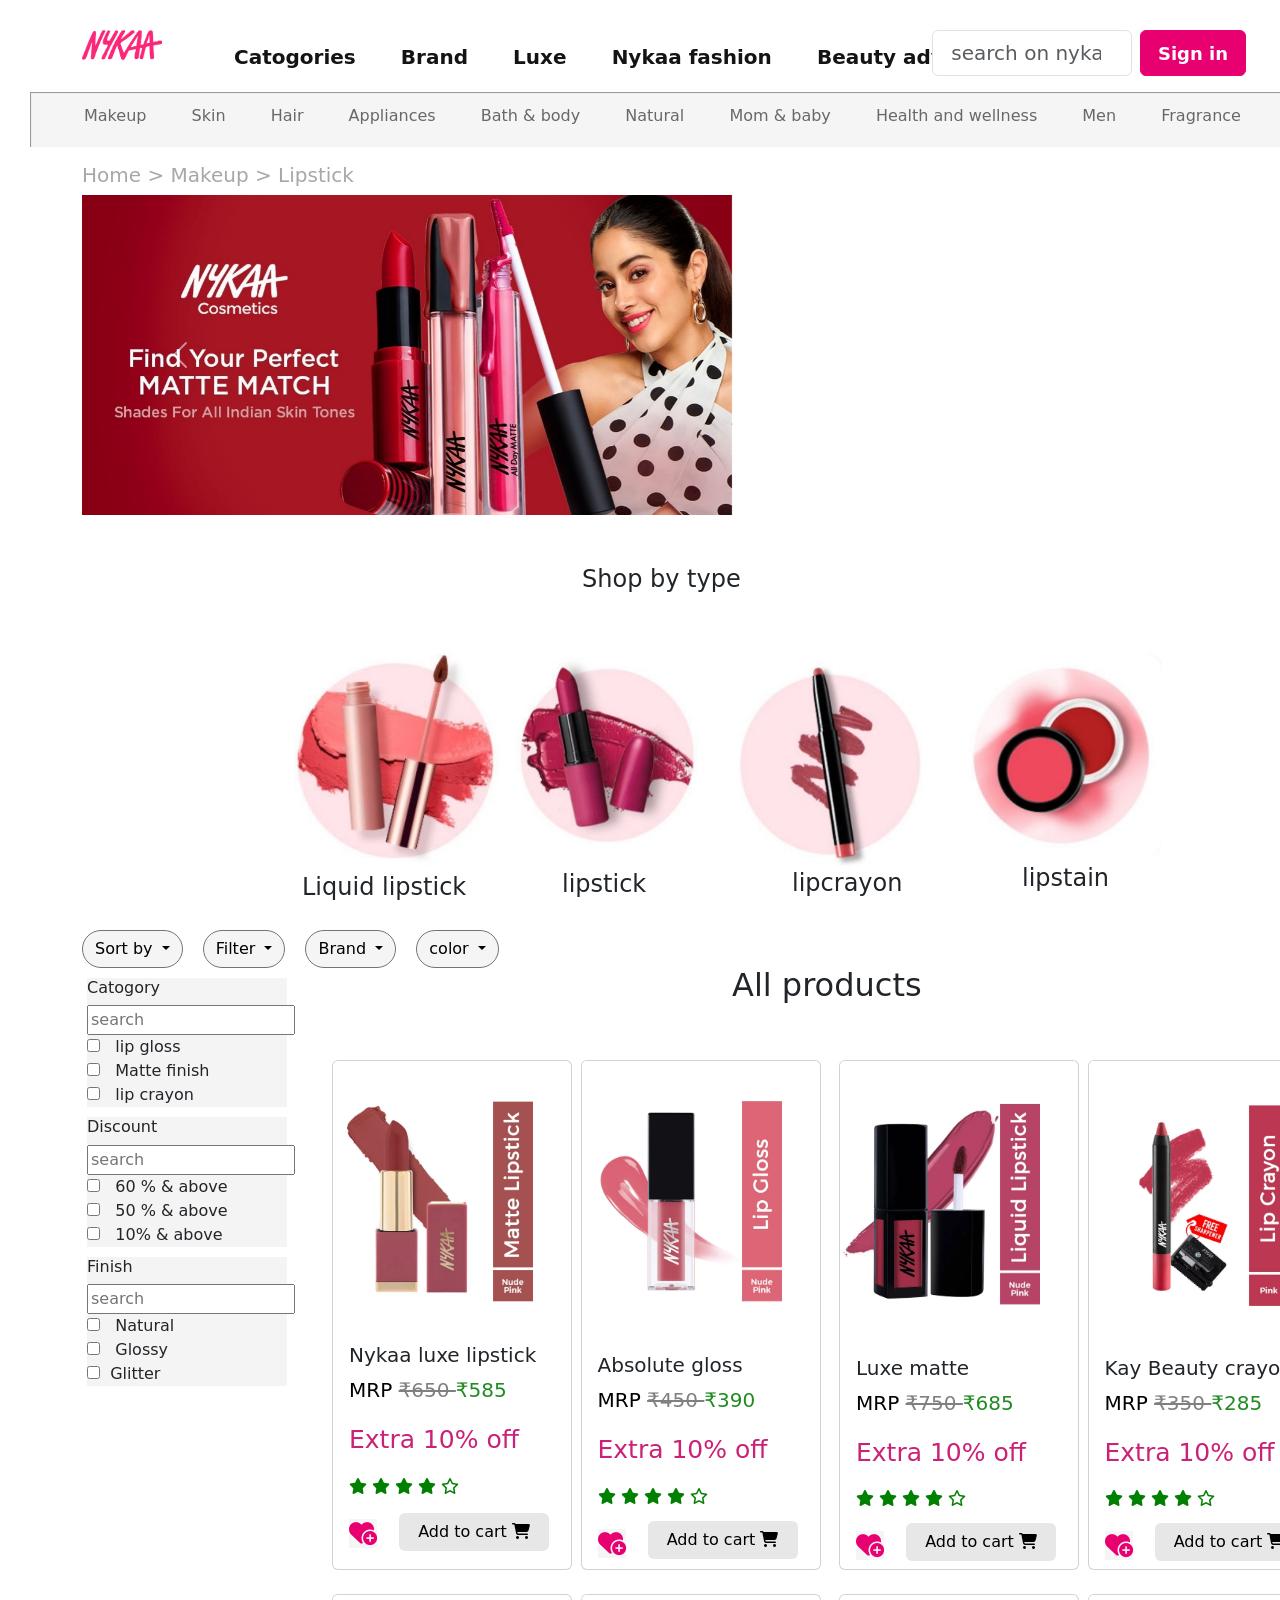
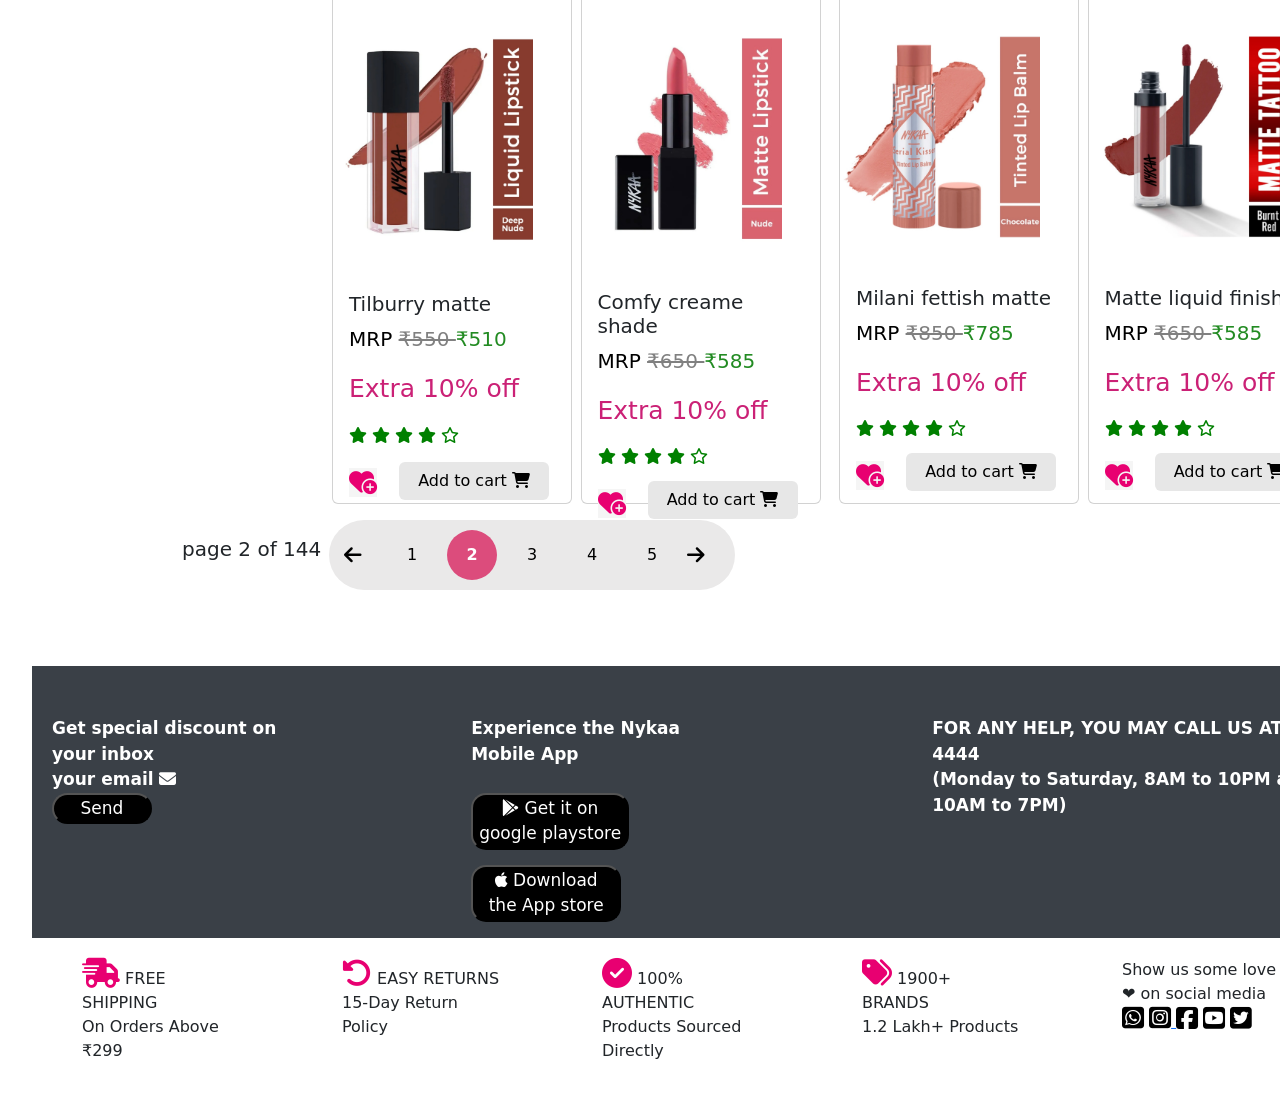
<file: index.html>
<!DOCTYPE html>
<html lang="en">
<head>
    <meta charset="UTF-8">
    <meta name="viewport" content="width=device-width, initial-scale=1.0">
    <title>Document</title>
    <link rel="stylesheet" href="https://cdnjs.cloudflare.com/ajax/libs/font-awesome/6.4.2/css/all.min.css" integrity="sha512-z3gLpd7yknf1YoNbCzqRKc4qyor8gaKU1qmn+CShxbuBusANI9QpRohGBreCFkKxLhei6S9CQXFEbbKuqLg0DA==" crossorigin="anonymous" referrerpolicy="no-referrer" />

    <link href="https://cdn.jsdelivr.net/npm/bootstrap@5.3.2/dist/css/bootstrap.min.css" rel="stylesheet" integrity="sha384-T3c6CoIi6uLrA9TneNEoa7RxnatzjcDSCmG1MXxSR1GAsXEV/Dwwykc2MPK8M2HN" crossorigin="anonymous">
    <link rel="stylesheet" href="nykaa.css">
</head>
<body>
    <div class="container" id="container">
        
          <div class="first">
          <img style="width: 80px; height: 90px;" src="./image/logo.jpg" alt="no img" class="logo">
          <nav>
          <ul>
            <li> <a href=""> Catogories</a></li>
              <li> <a href=""> Brand</a></li>
              <li> <a href="">Luxe</a></li>
              <li> <a href="">Nykaa fashion</a></li>
              <li> <a href="">Beauty advice</a></li>
              </ul>
               
      </nav>
      <div class="search">
        <form class="d-flex" role="search">
          <input  style="font-size: 20px; width: 200px;" class="form-control me-2" type="search" placeholder=" search on nykaa" aria-label="Search"  > 
          <button id="sign" class="btn btn-outline-success" type="submit">Sign in</button>
        <h2 id="bag">  <i class="fa-solid fa-cart-shopping"></i></i></h2>
        </div>
    </div>

  <div class="sec">
    <ul>
        <li> <a href=""> Makeup </a></li>
        <li>  <a href="">Skin </a></li>
        <li> <a href="">Hair </a></li>
        <li> <a href="">Appliances </a></li>
        <li> <a href="">Bath & body</a></li>
        <li> <a href=""> Natural </a></li>
        <li> <a href="">Mom & baby </a></li>
        <li> <a href="">Health and wellness </a></li>
        <li> <a href="">Men </a></li>
        <li> <a href="">Fragrance </a></li>
        <li> <a href=""> Pop ups </a></li>

    </ul>
  </div>


   <!-- carousel -->
   <div>
    <h5   id="lip" style="color: rgb(168, 167, 167);">Home > Makeup > Lipstick</h5>
   </div>
   <div class="carouse">
   <div id="carouselExampleInterval" class="carousel slide" data-bs-ride="carousel">
    <div class="carousel-inner">
      <div class="carousel-item active" data-bs-interval="100">
        <img src="./image/slide1.jpg" class="d-block w-50" alt="no img">
      </div>
      <div class="carousel-item" data-bs-interval="200">
        <img src="./image/slide2.jpg" class="d-block w-50" alt="no img">
      </div>
 
    </div>
    <button class="carousel-control-prev" type="button" data-bs-target="#carouselExampleInterval" data-bs-slide="prev">
      <span class="carousel-control-prev-icon" aria-hidden="true"></span>
      <span class="visually-hidden">Previous</span>
    </button>
    <button class="carousel-control-next" type="button" data-bs-target="#carouselExampleInterval" data-bs-slide="next">
      <span class="carousel-control-next-icon" aria-hidden="true"></span>
      <span class="visually-hidden">Next</span>
    </button>
  </div>
</div>

  <div>
    <h4 id="shop">Shop by type</h4>
   </div>
 
<div class="round">
   
    <div>
        <img style="width: 220px;" src="./image/round1.jpg" alt="">
        <h4 style="margin-left: 20px;">Liquid lipstick</h4>
    </div>
    <div>
        <img  style="width: 220px;" src="./image/round2.jpg" alt="">
        <h4 style="margin-left: 60px;" >lipstick</h4>
    </div>
    <div>
        <img style="width: 220px;" src="./image/round3.jpg" alt="">
        <h4 style="margin-left: 70px;">lipcrayon</h4>
    </div>
    <div>
        <img style="width: 220px;" src="./image/round4.jpg" alt="">
        <h4 style="margin-left: 80px;">lipstain</h4>
    </div>
    

</div>




<div class="dro">
<div class="dropdown">
  <button class="btn btn-secondary dropdown-toggle" type="button" id="dropdownMenuButton1" data-bs-toggle="dropdown" aria-expanded="false">
    Sort by 
  </button>
  <ul class="dropdown-menu" aria-labelledby="dropdownMenuButton1">
        
    <li> <label for="male">---Relevance------</label>
      <input type="radio" name="gender" id="male"></li>
    <li> <label for="male">---popularity------</label>
      <input type="radio" name="gender" id="male"></li>
    <li> <label for="male">price--low to High</label>
      <input type="radio" name="gender" id="male"></li>
      <li> <label for="male">price--High to low</label>
        <input type="radio" name="gender" id="male"></li>
        <button style="background-color: #E80071; border-style: groove; border-radius: 40px; border-color: aliceblue; color: white;">Apply filter</button>
  </ul>
</div>


<div class="dropdown2">
  <button class="btn btn-secondary dropdown-toggle" type="button" id="dropdownMenuButton2" data-bs-toggle="dropdown" aria-expanded="false">
    Filter 
  </button>
  <ul class="dropdown-menu" aria-labelledby="dropdownMenuButton2">
        
    <li> <label  for="male">400-500 </label>
      <input type="checkbox" name="gender" id="male"></li>
    <li> <label for="male">500-600</label>
      <input type="checkbox" name="gender" id="male"></li>
    <li> <label for="male">600-800</label>
      <input type="checkbox" name="gender" id="male"></li>
      <li> <label for="male">800-999</label>
        <input type="checkbox" name="gender" id="male"></li>
        <button style="background-color: #E80071; border-style: groove; border-radius: 40px; border-color: aliceblue; color: white;">Apply filter</button>
  </ul>
</div>


<div class="dropdown3">
  <button class="btn btn-secondary dropdown-toggle" type="button" id="dropdownMenuButton3" data-bs-toggle="dropdown" aria-expanded="false">
    Brand 
  </button>
  <ul class="dropdown-menu" aria-labelledby="dropdownMenuButton2">
        
    <li> <label for="ml">nykaa&nbsp;&nbsp;&nbsp;&nbsp;&nbsp;&nbsp;&nbsp;&nbsp;&nbsp;&nbsp;&nbsp;&nbsp;&nbsp;&nbsp;&nbsp;&nbsp;&nbsp;&nbsp;</label>
      <input type="checkbox" name="gender" id="ml"></li>
    <li> <label for="ml">Luxee&nbsp;&nbsp;&nbsp;&nbsp;&nbsp;&nbsp;&nbsp;&nbsp;&nbsp;&nbsp;&nbsp;&nbsp;&nbsp;&nbsp;&nbsp;&nbsp;&nbsp;&nbsp;</label>
      <input type="checkbox" name="gender" id="ml"></li>
    <li> <label for="ml">lakme&nbsp;&nbsp;&nbsp;&nbsp;&nbsp;&nbsp;&nbsp;&nbsp;&nbsp;&nbsp;&nbsp;&nbsp;&nbsp;&nbsp;&nbsp;&nbsp;&nbsp;&nbsp;</label>
      <input type="checkbox" name="gender" id="ml"></li>
      <li> <label for="ml">Purple&nbsp;&nbsp;&nbsp;&nbsp;&nbsp;&nbsp;&nbsp;&nbsp;&nbsp;&nbsp;&nbsp;&nbsp;&nbsp;
        &nbsp;&nbsp;&nbsp;
      </label>
        <input type="checkbox" name="gender" id="ml"></li>
        <button style="background-color: #E80071; border-style: groove; border-radius: 40px; border-color: aliceblue; color: white; ">Apply Brand</button>
      </ul>
     
</div>
<div class="dropdown4">
  <button class="btn btn-secondary dropdown-toggle" type="button" id="dropdownMenuButton4" data-bs-toggle="dropdown" aria-expanded="false">
    color
  </button>
  <ul class="dropdown-menu" aria-labelledby="dropdownMenuButton2">
        
    <li> <label for="ma">pink shade&nbsp;&nbsp;&nbsp;&nbsp;&nbsp;&nbsp;&nbsp;&nbsp;&nbsp;&nbsp;&nbsp;&nbsp;&nbsp; </label>
      <input type="checkbox" name="gender" id="ma"></li>
    <li> <label for="ma">Red shade&nbsp;&nbsp;&nbsp;&nbsp;&nbsp;&nbsp;&nbsp;&nbsp;&nbsp;&nbsp;&nbsp;&nbsp;&nbsp;&nbsp;</label>
      <input type="checkbox" name="gender" id="ma"></li>
    <li> <label for="ma">Nude shade&nbsp;&nbsp;&nbsp;&nbsp;&nbsp;&nbsp;&nbsp;&nbsp;&nbsp;&nbsp;&nbsp; </label>
      <input type="checkbox" name="gender" id="ma"></li>
      <li> <label for="ma">brown shade&nbsp;&nbsp;&nbsp;&nbsp;&nbsp;&nbsp;&nbsp;&nbsp;&nbsp;&nbsp;
      </label>
        <input type="checkbox" name="gender" id="ma"></li>
        <button style="background-color: #E80071; border-style: groove; border-radius: 40px; border-color: aliceblue; color: white; ">Apply color</button>
      </ul>
     
</div>
</div>


<div style="margin-left: 5px;">
<div  style="   background-color:rgb(245, 244, 244);  width: 200px; margin-top: 10px;   " class="ch">
  <h6>Catogory</h6>
  <input type="text" placeholder="search">
  
  
  <li style="list-style: none;">
    
    <input id="ct" type="checkbox" >
    <label for="ct"> &nbsp; lip gloss</label>
  </li>

  <li style="list-style: none;">
    <input id="ct" type="checkbox" >
    <label for="ct"> &nbsp; Matte finish</label>
  </li>



  <li style="list-style: none;">
    <input id="ct" type="checkbox" >
    <label for="ct"> &nbsp; lip crayon</label>
  </li>

</div>



<div  style="   background-color:rgb(245, 244, 244);  width: 200px; margin-top: 10px;   " class="ch">
  <h6>Discount</h6>
  <input type="text" placeholder="search">
  
  
  <li style="list-style: none;">
    
    <input id="ct" type="checkbox" >
    <label for="ct"> &nbsp; 60 % & above</label>
  </li>

  <li style="list-style: none;">
    <input id="ct" type="checkbox" >
    <label for="ct"> &nbsp; 50 % & above</label>
  </li>



  <li style="list-style: none;">
    <input id="ct" type="checkbox" >
    <label for="ct"> &nbsp; 10% & above</label>
  </li>

</div>

<div  style="   background-color:rgb(245, 244, 244);  width: 200px; margin-top: 10px;   " class="ch">
  <h6>Finish</h6>
  <input type="text" placeholder="search">
  
  
  <li style="list-style: none;">
    
    <input id="ct" type="checkbox" >
    <label for="ct"> &nbsp; Natural</label>
  </li>

  <li style="list-style: none;">
    <input id="ct" type="checkbox" >
    <label for="ct"> &nbsp; Glossy</label>
  </li>



  <li style="list-style: none;">
    <input id="ct" type="checkbox" >
    <label for="ct"> &nbsp;Glitter</label>
  </li>

</div>
</div>

  


<div   class="container1">
    <div class="abo">
    <h2 style="margin-left: 500px; margin-top: 50px;">All products</h2>
    <br>
   </div>


   <div class="row">
    <div class="col-3">
    <br>
           <div class="card" style="width: 15rem; margin-left: 100px; height: 510px;">
          <img  style="width: 200px;" src="./image/pro1.jpg" class="card-img-top" alt="...">
          <div class="card-body">
          <h5 class="card-title">Nykaa luxe lipstick</h5>
          <p id="ok"><span style="color: black;">MRP</span> <strike style="color: gray;"> ₹650 </strike>  ₹585 </p>
          <p style="color: rgb(203, 33, 118); font-size: 25px;">Extra 10% off</p>
          <p class="star"><i class="fa-solid fa-star"></i> <i class="fa-solid fa-star"></i> <i class="fa-solid fa-star"></i> <i class="fa-solid fa-star"></i> <i class="fa-regular fa-star"></i></p>
         
        <a style="background-color: whitesmoke; width: 40px;"  href="#" class="btnr "><i class="fa-solid fa-heart-circle-plus"></i></a>
           <a style="background-color:rgb(231, 231, 231); color:black; margin-top: -65px; margin-left: 50px; width: 150px; " href="#" class="btn" >Add to cart <i class="fa-solid fa-cart-shopping"></i></a>

        </div>
          </div>
          </div>


          <div class="col-3">
            <br>
                   <div class="card" style="width: 15rem; margin-left: 50px; height: 510px;">
                    <img  style="width: 200px; height: 300px;" src="./image/pro2.jpg" class="card-img-top" alt="...">
                    <div class="card-body">
                    <h5 class="card-title">Absolute gloss</h5>
                    <p id="ok"><span style="color: black;">MRP</span> <strike style="color: gray;"> ₹450 </strike>  ₹390 </p>
                    <p style="color: rgb(203, 33, 118); font-size: 25px;">Extra 10% off</p>
                    <p class="star"><i class="fa-solid fa-star"></i> <i class="fa-solid fa-star"></i> <i class="fa-solid fa-star"></i> <i class="fa-solid fa-star"></i> <i class="fa-regular fa-star"></i></p>
                   
                  <a style="background-color: whitesmoke; width: 40px; margin-top: 200px;"  href="#" class="btnr " ><i class="fa-solid fa-heart-circle-plus"></i></a>
                     <a style="background-color:rgb(231, 231, 231); color:black; margin-top: -70px; margin-left: 50px; width: 150px; " href="#" class="btn" >Add to cart <i class="fa-solid fa-cart-shopping"></i></a>
          
                  </div>
                  </div>
                  </div>
        

                  <div class="col-3">
                    <br>
                    <div class="card" style="width: 15rem; margin-left: 10px; height: 510px;">
                        <img  style="width: 200px; height: 300px;" src="./image/pro3.jpg" class="card-img-top" alt="...">
                        <div class="card-body">
                        <h5 class="card-title">Luxe matte</h5>
                        <p id="ok"><span style="color: black;">MRP</span> <strike style="color: gray;"> ₹750 </strike>  ₹685 </p>
                        <p style="color: rgb(203, 33, 118); font-size: 25px;">Extra 10% off</p>
                        <p class="star"><i class="fa-solid fa-star"></i> <i class="fa-solid fa-star"></i> <i class="fa-solid fa-star"></i> <i class="fa-solid fa-star"></i> <i class="fa-regular fa-star"></i></p>
                       
                      <a style="background-color: whitesmoke; width: 40px; margin-top: 200px;"  href="#" class="btnr " ><i class="fa-solid fa-heart-circle-plus"></i></a>
                         <a style="background-color:rgb(231, 231, 231); color:black; margin-top: -70px; margin-left: 50px; width: 150px; " href="#" class="btn" >Add to cart <i class="fa-solid fa-cart-shopping"></i></a>
              
                  
                          </div>
                          </div>
                          </div>
                
                          <div class="col-3">
                            <br>
                            <div class="card" style="width: 15rem; margin-left: -40px; height: 510px;">
                                <img  style="width: 200px; height: 300px;" src="./image/pro4.jpg" class="card-img-top" alt="...">
                                <div class="card-body">
                                <h5 class="card-title">Kay Beauty crayon</h5>
                                <p id="ok"><span style="color: black;">MRP</span> <strike style="color: gray;"> ₹350 </strike>  ₹285 </p>
                                <p style="color: rgb(203, 33, 118); font-size: 25px;">Extra 10% off</p>
                                <p class="star"><i class="fa-solid fa-star"></i> <i class="fa-solid fa-star"></i> <i class="fa-solid fa-star"></i> <i class="fa-solid fa-star"></i> <i class="fa-regular fa-star"></i></p>
                               
                              <a style="background-color: whitesmoke; width: 40px; margin-top: 200px;"  href="#" class="btnr " ><i class="fa-solid fa-heart-circle-plus"></i></a>
                                 <a style="background-color:rgb(231, 231, 231); color:black; margin-top: -70px; margin-left: 50px; width: 150px; " href="#" class="btn" >Add to cart <i class="fa-solid fa-cart-shopping"></i></a>
                      
                                  </div>
                                  </div>
                                  </div>
                        
      </div>
      
      </div>    









      <div class="container2">
        
    
    
       <div class="row">
        <div class="col-3">
        <br>
        <div class="card" style="width: 15rem; margin-left: 100px; height: 510px;">
            <img  style="width: 200px; height: 300px;" src="./image/pro5.jpg" class="card-img-top" alt="...">
            <div class="card-body">
            <h5 class="card-title">Tilburry matte</h5>
            <p id="ok"><span style="color: black;">MRP</span> <strike style="color: gray;"> ₹550 </strike>  ₹510 </p>
            <p style="color: rgb(203, 33, 118); font-size: 25px;">Extra 10% off</p>
            <p class="star"><i class="fa-solid fa-star"></i> <i class="fa-solid fa-star"></i> <i class="fa-solid fa-star"></i> <i class="fa-solid fa-star"></i> <i class="fa-regular fa-star"></i></p>
           
          <a style="background-color: whitesmoke; width: 40px;"  href="#" class="btnr "><i class="fa-solid fa-heart-circle-plus"></i></a>
             <a style="background-color:rgb(231, 231, 231); color:black; margin-top: -65px; margin-left: 50px; width: 150px; " href="#" class="btn" >Add to cart <i class="fa-solid fa-cart-shopping"></i></a>
              </div>
              </div>
              </div>
    
    
              <div class="col-3">
                <br>
                <div class="card" style="width: 15rem; margin-left: 50px; height: 510px;">
                    <img  style="width: 200px; height: 300px;" src="./image/pro6.jpg" class="card-img-top" alt="...">
                    <div class="card-body">
                    <h5 class="card-title">Comfy creame shade</h5>
                    <p id="ok"><span style="color: black;">MRP</span> <strike style="color: gray;"> ₹650 </strike>  ₹585 </p>
                    <p style="color: rgb(203, 33, 118); font-size: 25px;">Extra 10% off</p>
                    <p class="star"><i class="fa-solid fa-star"></i> <i class="fa-solid fa-star"></i> <i class="fa-solid fa-star"></i> <i class="fa-solid fa-star"></i> <i class="fa-regular fa-star"></i></p>
                   
                  <a style="background-color: whitesmoke; width: 40px; margin-top: 200px;"  href="#" class="btnr " ><i class="fa-solid fa-heart-circle-plus"></i></a>
                     <a style="background-color:rgb(231, 231, 231); color:black; margin-top: -70px; margin-left: 50px; width: 150px; " href="#" class="btn" >Add to cart <i class="fa-solid fa-cart-shopping"></i></a>
          
                      </div>
                      </div>
                      </div>
            
    
                      <div class="col-3">
                        <br>
                        <div class="card" style="width: 15rem; margin-left: 10px; height: 510px;">
                            <img  style="width: 200px; height: 300px;" src="./image/pro77.jpg" class="card-img-top" alt="...">
                            <div class="card-body">
                            <h5 class="card-title">Milani fettish matte</h5>
                            <p id="ok"><span style="color: black;">MRP</span> <strike style="color: gray;"> ₹850 </strike>  ₹785 </p>
                            <p style="color: rgb(203, 33, 118); font-size: 25px;">Extra 10% off</p>
                            <p class="star"><i class="fa-solid fa-star"></i> <i class="fa-solid fa-star"></i> <i class="fa-solid fa-star"></i> <i class="fa-solid fa-star"></i> <i class="fa-regular fa-star"></i></p>
                           
                          <a style="background-color: whitesmoke; width: 40px; margin-top: 200px;"  href="#" class="btnr " ><i class="fa-solid fa-heart-circle-plus"></i></a>
                             <a style="background-color:rgb(231, 231, 231); color:black; margin-top: -70px; margin-left: 50px; width: 150px; " href="#" class="btn" >Add to cart <i class="fa-solid fa-cart-shopping"></i></a>
                  
                              </div>
                              </div>
                              </div>
                    
                              <div class="col-3">
                                <br>
                                <div class="card" style="width: 15rem; margin-left: -40px; height: 510px;">
                                    <img  style="width: 200px; height: 300px;" src="./image/pro8.jpg" class="card-img-top" alt="...">
                                    <div class="card-body">
                                    <h5 class="card-title">Matte liquid finish</h5>
                                    <p id="ok"><span style="color: black;">MRP</span> <strike style="color: gray;"> ₹650 </strike>  ₹585 </p>
                                    <p style="color: rgb(203, 33, 118); font-size: 25px;">Extra 10% off</p>
                                    <p class="star"><i class="fa-solid fa-star"></i> <i class="fa-solid fa-star"></i> <i class="fa-solid fa-star"></i> <i class="fa-solid fa-star"></i> <i class="fa-regular fa-star"></i></p>
                                   
                                  <a style="background-color: whitesmoke; width: 40px; margin-top: 200px;"  href="#" class="btnr " ><i class="fa-solid fa-heart-circle-plus"></i></a>
                                     <a style="background-color:rgb(231, 231, 231); color:black; margin-top: -70px; margin-left: 50px; width: 150px; " href="#" class="btn" >Add to cart <i class="fa-solid fa-cart-shopping"></i></a>
                          
                                      </div>
                                      </div>
                                      </div>
                            
          </div>
          </div>    

          

          <p id="pg" style="margin-top: 30px; font-size: 20px; margin-left: 100px;"> page 2 of 144</p>
          <div class="bdy">
            
            <ul>
                <li class="prev"><a href=""><i class="fa-solid fa-arrow-left"></i></a></li>
                <li class="page"><a href="">1</a></li>
                <li class="page active"><a href="">2</a></li>
                <li class="page"><a href="">3</a></li>
                <li class="page"><a href="">4</a></li>
                <li class="page"><a href="">5</a></li>
                <li class="next"><a href=""><i class="fa-solid fa-arrow-right"></i></a></li>
            </ul>
            </div>

            <div style="margin-top: 60px; display: flex; font-weight: bold; background-color: rgb(58, 64, 71);width: 1388px; margin-left: -50px; color: white; font-size: 17px;" class="last1" >
              <p style="margin-left: 20px;  margin-top: 50px;">Get special discount on  your inbox <br>your email <i class="fa-solid fa-envelope"></i> <br><button style="border-radius: 20px; width: 100px; background-color: black; color: white;">Send</button></p>
              <p style="margin-left: 150px;   margin-top: 50px; ">Experience the Nykaa Mobile App <br> <br><button style="border-radius: 15px; background-color: black;color: white;"> <i class="fa-brands fa-google-play"></i> Get it on <br>  google playstore </button> <br><button style="border-radius: 15px; width: 150px; margin-top: 15px; background-color: black; color: white;">  <i class="fa-brands fa-apple"></i>  Download the App store </button></p>
              <p style="margin-left: 200px;  margin-top: 50px; ">FOR ANY HELP, YOU MAY CALL US AT
                1800-267-4444 <br>(Monday to Saturday, 8AM to 10PM and Sunday, 10AM to 7PM)</p>
            </div>
         
    
            <div  style="display: flex;" class="last2">
            
              <p style="width: 600px;" > <i style="color: #E80071;font-size: 30px; margin-top: 20px; " class="fa-solid fa-truck-fast"></i> FREE SHIPPING <br>
                On Orders Above ₹299  </p>
                <p style="width: 600px; margin-left: 100px; "  > <i style="color: #E80071;font-size: 30px; margin-top: 20px; "  class="fa-solid fa-rotate-left"></i> EASY RETURNS <br>
                  15-Day Return Policy 
                   </p>
                  <p style="width: 600px; margin-left: 100px;" > <i style="color: #E80071;font-size: 30px; margin-top: 20px; "  class="fa-sharp fa-solid fa-circle-check"></i> 100% AUTHENTIC <br>
                    Products Sourced Directly
                     </p>
                     <p style="width: 600px; margin-left: 100px;" > <i style="color: #E80071;font-size: 30px; margin-top: 20px; "  class=" fa-solid fa-tags"></i> 1900+ BRANDS <br>
                      1.2 Lakh+ Products
                      </p>
                      <p style="width: 600px; margin-left: 100px; margin-top: 20px;" > Show us some love ❤ on social media <br> <a href=""></a>
                        <a href=""><i style="color:black;font-size: 25px; " class="fa-brands fa-square-whatsapp"></i></a> 
                        <a href=""><i style="color:black;font-size: 25px; " class="fa-brands fa-square-instagram"></i> </a>
                        <a href=""><i style="color:black;font-size: 25px;" class="fa-brands fa-square-facebook"></i></a>
                        <a href=""><i style="color:black;font-size: 25px;" class="fa-brands fa-square-youtube"></i></a>
                      <a href="">  <i style="color:black;font-size: 25px;" class="fa-brands fa-square-twitter"></i></a>
                      </div>
                        </p>

   </div>


</body>
<!-- script -->
<script src="https://cdn.jsdelivr.net/npm/bootstrap@5.0.2/dist/js/bootstrap.bundle.min.js" integrity="sha384-MrcW6ZMFYlzcLA8Nl+NtUVF0sA7MsXsP1UyJoMp4YLEuNSfAP+JcXn/tWtIaxVXM" crossorigin="anonymous"></script>
</html>
</file>
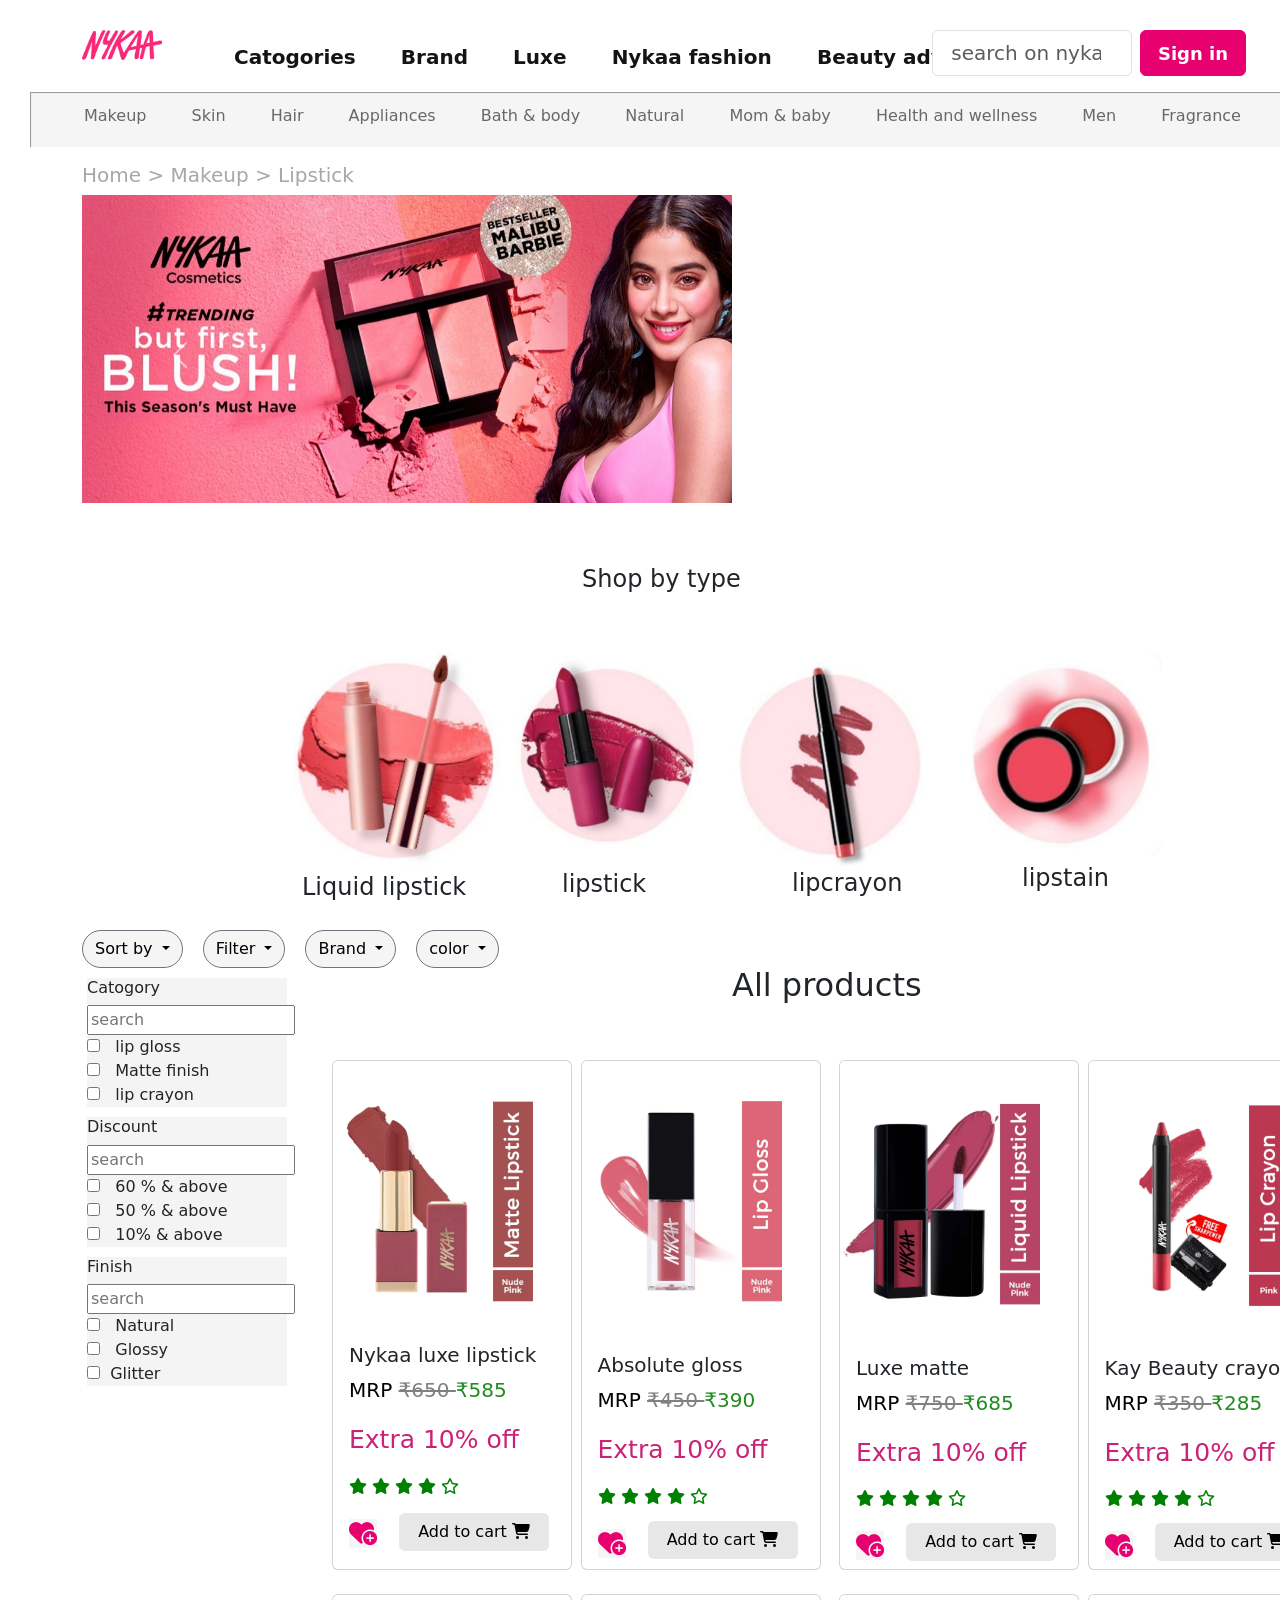
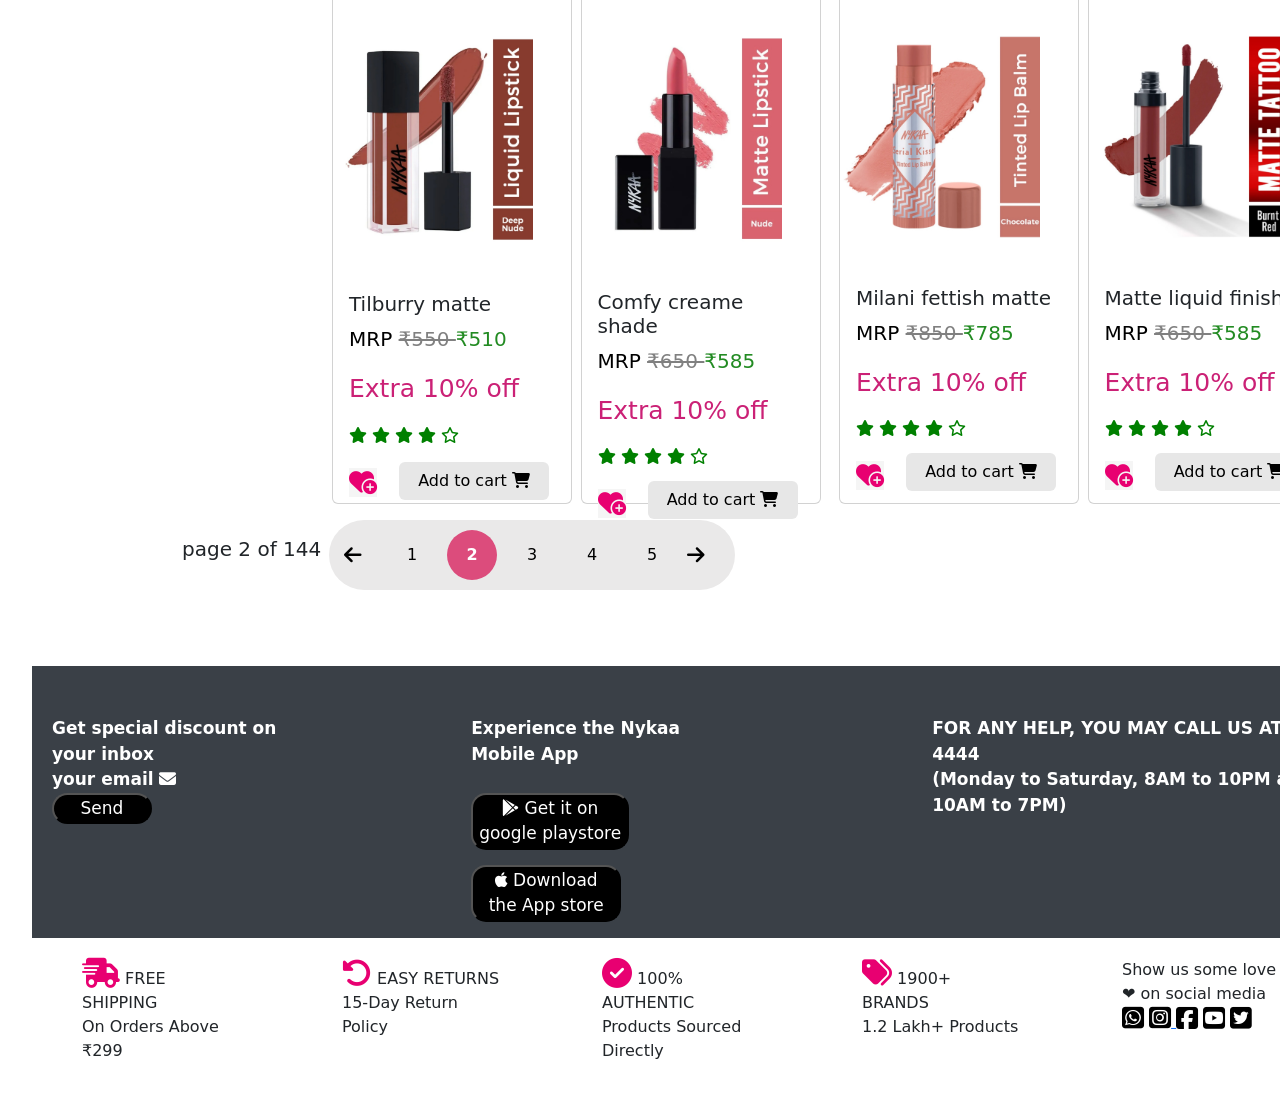
<file: nykaa.html>
<!DOCTYPE html>
<html lang="en">
<head>
    <meta charset="UTF-8">
    <meta name="viewport" content="width=device-width, initial-scale=1.0">
    <title>Document</title>
    <link rel="stylesheet" href="https://cdnjs.cloudflare.com/ajax/libs/font-awesome/6.4.2/css/all.min.css" integrity="sha512-z3gLpd7yknf1YoNbCzqRKc4qyor8gaKU1qmn+CShxbuBusANI9QpRohGBreCFkKxLhei6S9CQXFEbbKuqLg0DA==" crossorigin="anonymous" referrerpolicy="no-referrer" />

    <link href="https://cdn.jsdelivr.net/npm/bootstrap@5.3.2/dist/css/bootstrap.min.css" rel="stylesheet" integrity="sha384-T3c6CoIi6uLrA9TneNEoa7RxnatzjcDSCmG1MXxSR1GAsXEV/Dwwykc2MPK8M2HN" crossorigin="anonymous">
    <link rel="stylesheet" href="nykaa.css">
</head>
<body>
    <div class="container" id="container">
        
          <div class="first">
          <img style="width: 80px; height: 90px;" src="./image/logo.jpg" alt="no img" class="logo">
          <nav>
          <ul>
            <li> <a href=""> Catogories</a></li>
              <li> <a href=""> Brand</a></li>
              <li> <a href="">Luxe</a></li>
              <li> <a href="">Nykaa fashion</a></li>
              <li> <a href="">Beauty advice</a></li>
              </ul>
               
      </nav>
      <div class="search">
        <form class="d-flex" role="search">
          <input  style="font-size: 20px; width: 200px;" class="form-control me-2" type="search" placeholder=" search on nykaa" aria-label="Search"  > 
          <button id="sign" class="btn btn-outline-success" type="submit">Sign in</button>
        <h2 id="bag">  <i class="fa-solid fa-cart-shopping"></i></i></h2>
        </div>
    </div>

  <div class="sec">
    <ul>
        <li> <a href=""> Makeup </a></li>
        <li>  <a href="">Skin </a></li>
        <li> <a href="">Hair </a></li>
        <li> <a href="">Appliances </a></li>
        <li> <a href="">Bath & body</a></li>
        <li> <a href=""> Natural </a></li>
        <li> <a href="">Mom & baby </a></li>
        <li> <a href="">Health and wellness </a></li>
        <li> <a href="">Men </a></li>
        <li> <a href="">Fragrance </a></li>
        <li> <a href=""> Pop ups </a></li>

    </ul>
  </div>


   <!-- carousel -->
   <div>
    <h5   id="lip" style="color: rgb(168, 167, 167);">Home > Makeup > Lipstick</h5>
   </div>
   <div class="carouse">
   <div id="carouselExampleInterval" class="carousel slide" data-bs-ride="carousel">
    <div class="carousel-inner">
      <div class="carousel-item active" data-bs-interval="100">
        <img src="./image/slide1.jpg" class="d-block w-50" alt="no img">
      </div>
      <div class="carousel-item" data-bs-interval="200">
        <img src="./image/slide2.jpg" class="d-block w-50" alt="no img">
      </div>
 
    </div>
    <button class="carousel-control-prev" type="button" data-bs-target="#carouselExampleInterval" data-bs-slide="prev">
      <span class="carousel-control-prev-icon" aria-hidden="true"></span>
      <span class="visually-hidden">Previous</span>
    </button>
    <button class="carousel-control-next" type="button" data-bs-target="#carouselExampleInterval" data-bs-slide="next">
      <span class="carousel-control-next-icon" aria-hidden="true"></span>
      <span class="visually-hidden">Next</span>
    </button>
  </div>
</div>

  <div>
    <h4 id="shop">Shop by type</h4>
   </div>
 
<div class="round">
   
    <div>
        <img style="width: 220px;" src="./image/round1.jpg" alt="">
        <h4 style="margin-left: 20px;">Liquid lipstick</h4>
    </div>
    <div>
        <img  style="width: 220px;" src="./image/round2.jpg" alt="">
        <h4 style="margin-left: 60px;" >lipstick</h4>
    </div>
    <div>
        <img style="width: 220px;" src="./image/round3.jpg" alt="">
        <h4 style="margin-left: 70px;">lipcrayon</h4>
    </div>
    <div>
        <img style="width: 220px;" src="./image/round4.jpg" alt="">
        <h4 style="margin-left: 80px;">lipstain</h4>
    </div>
    

</div>




<div class="dro">
<div class="dropdown">
  <button class="btn btn-secondary dropdown-toggle" type="button" id="dropdownMenuButton1" data-bs-toggle="dropdown" aria-expanded="false">
    Sort by 
  </button>
  <ul class="dropdown-menu" aria-labelledby="dropdownMenuButton1">
        
    <li> <label for="male">---Relevance------</label>
      <input type="radio" name="gender" id="male"></li>
    <li> <label for="male">---popularity------</label>
      <input type="radio" name="gender" id="male"></li>
    <li> <label for="male">price--low to High</label>
      <input type="radio" name="gender" id="male"></li>
      <li> <label for="male">price--High to low</label>
        <input type="radio" name="gender" id="male"></li>
        <button style="background-color: #E80071; border-style: groove; border-radius: 40px; border-color: aliceblue; color: white;">Apply filter</button>
  </ul>
</div>


<div class="dropdown2">
  <button class="btn btn-secondary dropdown-toggle" type="button" id="dropdownMenuButton2" data-bs-toggle="dropdown" aria-expanded="false">
    Filter 
  </button>
  <ul class="dropdown-menu" aria-labelledby="dropdownMenuButton2">
        
    <li> <label  for="male">400-500 </label>
      <input type="checkbox" name="gender" id="male"></li>
    <li> <label for="male">500-600</label>
      <input type="checkbox" name="gender" id="male"></li>
    <li> <label for="male">600-800</label>
      <input type="checkbox" name="gender" id="male"></li>
      <li> <label for="male">800-999</label>
        <input type="checkbox" name="gender" id="male"></li>
        <button style="background-color: #E80071; border-style: groove; border-radius: 40px; border-color: aliceblue; color: white;">Apply filter</button>
  </ul>
</div>


<div class="dropdown3">
  <button class="btn btn-secondary dropdown-toggle" type="button" id="dropdownMenuButton3" data-bs-toggle="dropdown" aria-expanded="false">
    Brand 
  </button>
  <ul class="dropdown-menu" aria-labelledby="dropdownMenuButton2">
        
    <li> <label for="ml">nykaa&nbsp;&nbsp;&nbsp;&nbsp;&nbsp;&nbsp;&nbsp;&nbsp;&nbsp;&nbsp;&nbsp;&nbsp;&nbsp;&nbsp;&nbsp;&nbsp;&nbsp;&nbsp;</label>
      <input type="checkbox" name="gender" id="ml"></li>
    <li> <label for="ml">Luxee&nbsp;&nbsp;&nbsp;&nbsp;&nbsp;&nbsp;&nbsp;&nbsp;&nbsp;&nbsp;&nbsp;&nbsp;&nbsp;&nbsp;&nbsp;&nbsp;&nbsp;&nbsp;</label>
      <input type="checkbox" name="gender" id="ml"></li>
    <li> <label for="ml">lakme&nbsp;&nbsp;&nbsp;&nbsp;&nbsp;&nbsp;&nbsp;&nbsp;&nbsp;&nbsp;&nbsp;&nbsp;&nbsp;&nbsp;&nbsp;&nbsp;&nbsp;&nbsp;</label>
      <input type="checkbox" name="gender" id="ml"></li>
      <li> <label for="ml">Purple&nbsp;&nbsp;&nbsp;&nbsp;&nbsp;&nbsp;&nbsp;&nbsp;&nbsp;&nbsp;&nbsp;&nbsp;&nbsp;
        &nbsp;&nbsp;&nbsp;
      </label>
        <input type="checkbox" name="gender" id="ml"></li>
        <button style="background-color: #E80071; border-style: groove; border-radius: 40px; border-color: aliceblue; color: white; ">Apply Brand</button>
      </ul>
     
</div>
<div class="dropdown4">
  <button class="btn btn-secondary dropdown-toggle" type="button" id="dropdownMenuButton4" data-bs-toggle="dropdown" aria-expanded="false">
    color
  </button>
  <ul class="dropdown-menu" aria-labelledby="dropdownMenuButton2">
        
    <li> <label for="ma">pink shade&nbsp;&nbsp;&nbsp;&nbsp;&nbsp;&nbsp;&nbsp;&nbsp;&nbsp;&nbsp;&nbsp;&nbsp;&nbsp; </label>
      <input type="checkbox" name="gender" id="ma"></li>
    <li> <label for="ma">Red shade&nbsp;&nbsp;&nbsp;&nbsp;&nbsp;&nbsp;&nbsp;&nbsp;&nbsp;&nbsp;&nbsp;&nbsp;&nbsp;&nbsp;</label>
      <input type="checkbox" name="gender" id="ma"></li>
    <li> <label for="ma">Nude shade&nbsp;&nbsp;&nbsp;&nbsp;&nbsp;&nbsp;&nbsp;&nbsp;&nbsp;&nbsp;&nbsp; </label>
      <input type="checkbox" name="gender" id="ma"></li>
      <li> <label for="ma">brown shade&nbsp;&nbsp;&nbsp;&nbsp;&nbsp;&nbsp;&nbsp;&nbsp;&nbsp;&nbsp;
      </label>
        <input type="checkbox" name="gender" id="ma"></li>
        <button style="background-color: #E80071; border-style: groove; border-radius: 40px; border-color: aliceblue; color: white; ">Apply color</button>
      </ul>
     
</div>
</div>


<div style="margin-left: 5px;">
<div  style="   background-color:rgb(245, 244, 244);  width: 200px; margin-top: 10px;   " class="ch">
  <h6>Catogory</h6>
  <input type="text" placeholder="search">
  
  
  <li style="list-style: none;">
    
    <input id="ct" type="checkbox" >
    <label for="ct"> &nbsp; lip gloss</label>
  </li>

  <li style="list-style: none;">
    <input id="ct" type="checkbox" >
    <label for="ct"> &nbsp; Matte finish</label>
  </li>



  <li style="list-style: none;">
    <input id="ct" type="checkbox" >
    <label for="ct"> &nbsp; lip crayon</label>
  </li>

</div>



<div  style="   background-color:rgb(245, 244, 244);  width: 200px; margin-top: 10px;   " class="ch">
  <h6>Discount</h6>
  <input type="text" placeholder="search">
  
  
  <li style="list-style: none;">
    
    <input id="ct" type="checkbox" >
    <label for="ct"> &nbsp; 60 % & above</label>
  </li>

  <li style="list-style: none;">
    <input id="ct" type="checkbox" >
    <label for="ct"> &nbsp; 50 % & above</label>
  </li>



  <li style="list-style: none;">
    <input id="ct" type="checkbox" >
    <label for="ct"> &nbsp; 10% & above</label>
  </li>

</div>

<div  style="   background-color:rgb(245, 244, 244);  width: 200px; margin-top: 10px;   " class="ch">
  <h6>Finish</h6>
  <input type="text" placeholder="search">
  
  
  <li style="list-style: none;">
    
    <input id="ct" type="checkbox" >
    <label for="ct"> &nbsp; Natural</label>
  </li>

  <li style="list-style: none;">
    <input id="ct" type="checkbox" >
    <label for="ct"> &nbsp; Glossy</label>
  </li>



  <li style="list-style: none;">
    <input id="ct" type="checkbox" >
    <label for="ct"> &nbsp;Glitter</label>
  </li>

</div>
</div>

  


<div   class="container1">
    <div class="abo">
    <h2 style="margin-left: 500px; margin-top: 50px;">All products</h2>
    <br>
   </div>


   <div class="row">
    <div class="col-3">
    <br>
           <div class="card" style="width: 15rem; margin-left: 100px; height: 510px;">
          <img  style="width: 200px;" src="./image/pro1.jpg" class="card-img-top" alt="...">
          <div class="card-body">
          <h5 class="card-title">Nykaa luxe lipstick</h5>
          <p id="ok"><span style="color: black;">MRP</span> <strike style="color: gray;"> ₹650 </strike>  ₹585 </p>
          <p style="color: rgb(203, 33, 118); font-size: 25px;">Extra 10% off</p>
          <p class="star"><i class="fa-solid fa-star"></i> <i class="fa-solid fa-star"></i> <i class="fa-solid fa-star"></i> <i class="fa-solid fa-star"></i> <i class="fa-regular fa-star"></i></p>
         
        <a style="background-color: whitesmoke; width: 40px;"  href="#" class="btnr "><i class="fa-solid fa-heart-circle-plus"></i></a>
           <a style="background-color:rgb(231, 231, 231); color:black; margin-top: -65px; margin-left: 50px; width: 150px; " href="#" class="btn" >Add to cart <i class="fa-solid fa-cart-shopping"></i></a>

        </div>
          </div>
          </div>


          <div class="col-3">
            <br>
                   <div class="card" style="width: 15rem; margin-left: 50px; height: 510px;">
                    <img  style="width: 200px; height: 300px;" src="./image/pro2.jpg" class="card-img-top" alt="...">
                    <div class="card-body">
                    <h5 class="card-title">Absolute gloss</h5>
                    <p id="ok"><span style="color: black;">MRP</span> <strike style="color: gray;"> ₹450 </strike>  ₹390 </p>
                    <p style="color: rgb(203, 33, 118); font-size: 25px;">Extra 10% off</p>
                    <p class="star"><i class="fa-solid fa-star"></i> <i class="fa-solid fa-star"></i> <i class="fa-solid fa-star"></i> <i class="fa-solid fa-star"></i> <i class="fa-regular fa-star"></i></p>
                   
                  <a style="background-color: whitesmoke; width: 40px; margin-top: 200px;"  href="#" class="btnr " ><i class="fa-solid fa-heart-circle-plus"></i></a>
                     <a style="background-color:rgb(231, 231, 231); color:black; margin-top: -70px; margin-left: 50px; width: 150px; " href="#" class="btn" >Add to cart <i class="fa-solid fa-cart-shopping"></i></a>
          
                  </div>
                  </div>
                  </div>
        

                  <div class="col-3">
                    <br>
                    <div class="card" style="width: 15rem; margin-left: 10px; height: 510px;">
                        <img  style="width: 200px; height: 300px;" src="./image/pro3.jpg" class="card-img-top" alt="...">
                        <div class="card-body">
                        <h5 class="card-title">Luxe matte</h5>
                        <p id="ok"><span style="color: black;">MRP</span> <strike style="color: gray;"> ₹750 </strike>  ₹685 </p>
                        <p style="color: rgb(203, 33, 118); font-size: 25px;">Extra 10% off</p>
                        <p class="star"><i class="fa-solid fa-star"></i> <i class="fa-solid fa-star"></i> <i class="fa-solid fa-star"></i> <i class="fa-solid fa-star"></i> <i class="fa-regular fa-star"></i></p>
                       
                      <a style="background-color: whitesmoke; width: 40px; margin-top: 200px;"  href="#" class="btnr " ><i class="fa-solid fa-heart-circle-plus"></i></a>
                         <a style="background-color:rgb(231, 231, 231); color:black; margin-top: -70px; margin-left: 50px; width: 150px; " href="#" class="btn" >Add to cart <i class="fa-solid fa-cart-shopping"></i></a>
              
                  
                          </div>
                          </div>
                          </div>
                
                          <div class="col-3">
                            <br>
                            <div class="card" style="width: 15rem; margin-left: -40px; height: 510px;">
                                <img  style="width: 200px; height: 300px;" src="./image/pro4.jpg" class="card-img-top" alt="...">
                                <div class="card-body">
                                <h5 class="card-title">Kay Beauty crayon</h5>
                                <p id="ok"><span style="color: black;">MRP</span> <strike style="color: gray;"> ₹350 </strike>  ₹285 </p>
                                <p style="color: rgb(203, 33, 118); font-size: 25px;">Extra 10% off</p>
                                <p class="star"><i class="fa-solid fa-star"></i> <i class="fa-solid fa-star"></i> <i class="fa-solid fa-star"></i> <i class="fa-solid fa-star"></i> <i class="fa-regular fa-star"></i></p>
                               
                              <a style="background-color: whitesmoke; width: 40px; margin-top: 200px;"  href="#" class="btnr " ><i class="fa-solid fa-heart-circle-plus"></i></a>
                                 <a style="background-color:rgb(231, 231, 231); color:black; margin-top: -70px; margin-left: 50px; width: 150px; " href="#" class="btn" >Add to cart <i class="fa-solid fa-cart-shopping"></i></a>
                      
                                  </div>
                                  </div>
                                  </div>
                        
      </div>
      
      </div>    









      <div class="container2">
        
    
    
       <div class="row">
        <div class="col-3">
        <br>
        <div class="card" style="width: 15rem; margin-left: 100px; height: 510px;">
            <img  style="width: 200px; height: 300px;" src="./image/pro5.jpg" class="card-img-top" alt="...">
            <div class="card-body">
            <h5 class="card-title">Tilburry matte</h5>
            <p id="ok"><span style="color: black;">MRP</span> <strike style="color: gray;"> ₹550 </strike>  ₹510 </p>
            <p style="color: rgb(203, 33, 118); font-size: 25px;">Extra 10% off</p>
            <p class="star"><i class="fa-solid fa-star"></i> <i class="fa-solid fa-star"></i> <i class="fa-solid fa-star"></i> <i class="fa-solid fa-star"></i> <i class="fa-regular fa-star"></i></p>
           
          <a style="background-color: whitesmoke; width: 40px;"  href="#" class="btnr "><i class="fa-solid fa-heart-circle-plus"></i></a>
             <a style="background-color:rgb(231, 231, 231); color:black; margin-top: -65px; margin-left: 50px; width: 150px; " href="#" class="btn" >Add to cart <i class="fa-solid fa-cart-shopping"></i></a>
              </div>
              </div>
              </div>
    
    
              <div class="col-3">
                <br>
                <div class="card" style="width: 15rem; margin-left: 50px; height: 510px;">
                    <img  style="width: 200px; height: 300px;" src="./image/pro6.jpg" class="card-img-top" alt="...">
                    <div class="card-body">
                    <h5 class="card-title">Comfy creame shade</h5>
                    <p id="ok"><span style="color: black;">MRP</span> <strike style="color: gray;"> ₹650 </strike>  ₹585 </p>
                    <p style="color: rgb(203, 33, 118); font-size: 25px;">Extra 10% off</p>
                    <p class="star"><i class="fa-solid fa-star"></i> <i class="fa-solid fa-star"></i> <i class="fa-solid fa-star"></i> <i class="fa-solid fa-star"></i> <i class="fa-regular fa-star"></i></p>
                   
                  <a style="background-color: whitesmoke; width: 40px; margin-top: 200px;"  href="#" class="btnr " ><i class="fa-solid fa-heart-circle-plus"></i></a>
                     <a style="background-color:rgb(231, 231, 231); color:black; margin-top: -70px; margin-left: 50px; width: 150px; " href="#" class="btn" >Add to cart <i class="fa-solid fa-cart-shopping"></i></a>
          
                      </div>
                      </div>
                      </div>
            
    
                      <div class="col-3">
                        <br>
                        <div class="card" style="width: 15rem; margin-left: 10px; height: 510px;">
                            <img  style="width: 200px; height: 300px;" src="./image/pro77.jpg" class="card-img-top" alt="...">
                            <div class="card-body">
                            <h5 class="card-title">Milani fettish matte</h5>
                            <p id="ok"><span style="color: black;">MRP</span> <strike style="color: gray;"> ₹850 </strike>  ₹785 </p>
                            <p style="color: rgb(203, 33, 118); font-size: 25px;">Extra 10% off</p>
                            <p class="star"><i class="fa-solid fa-star"></i> <i class="fa-solid fa-star"></i> <i class="fa-solid fa-star"></i> <i class="fa-solid fa-star"></i> <i class="fa-regular fa-star"></i></p>
                           
                          <a style="background-color: whitesmoke; width: 40px; margin-top: 200px;"  href="#" class="btnr " ><i class="fa-solid fa-heart-circle-plus"></i></a>
                             <a style="background-color:rgb(231, 231, 231); color:black; margin-top: -70px; margin-left: 50px; width: 150px; " href="#" class="btn" >Add to cart <i class="fa-solid fa-cart-shopping"></i></a>
                  
                              </div>
                              </div>
                              </div>
                    
                              <div class="col-3">
                                <br>
                                <div class="card" style="width: 15rem; margin-left: -40px; height: 510px;">
                                    <img  style="width: 200px; height: 300px;" src="./image/pro8.jpg" class="card-img-top" alt="...">
                                    <div class="card-body">
                                    <h5 class="card-title">Matte liquid finish</h5>
                                    <p id="ok"><span style="color: black;">MRP</span> <strike style="color: gray;"> ₹650 </strike>  ₹585 </p>
                                    <p style="color: rgb(203, 33, 118); font-size: 25px;">Extra 10% off</p>
                                    <p class="star"><i class="fa-solid fa-star"></i> <i class="fa-solid fa-star"></i> <i class="fa-solid fa-star"></i> <i class="fa-solid fa-star"></i> <i class="fa-regular fa-star"></i></p>
                                   
                                  <a style="background-color: whitesmoke; width: 40px; margin-top: 200px;"  href="#" class="btnr " ><i class="fa-solid fa-heart-circle-plus"></i></a>
                                     <a style="background-color:rgb(231, 231, 231); color:black; margin-top: -70px; margin-left: 50px; width: 150px; " href="#" class="btn" >Add to cart <i class="fa-solid fa-cart-shopping"></i></a>
                          
                                      </div>
                                      </div>
                                      </div>
                            
          </div>
          </div>    

          

          <p id="pg" style="margin-top: 30px; font-size: 20px; margin-left: 100px;"> page 2 of 144</p>
          <div class="bdy">
            
            <ul>
                <li class="prev"><a href=""><i class="fa-solid fa-arrow-left"></i></a></li>
                <li class="page"><a href="">1</a></li>
                <li class="page active"><a href="">2</a></li>
                <li class="page"><a href="">3</a></li>
                <li class="page"><a href="">4</a></li>
                <li class="page"><a href="">5</a></li>
                <li class="next"><a href=""><i class="fa-solid fa-arrow-right"></i></a></li>
            </ul>
            </div>

            <div style="margin-top: 60px; display: flex; font-weight: bold; background-color: rgb(58, 64, 71);width: 1388px; margin-left: -50px; color: white; font-size: 17px;" class="last1" >
              <p style="margin-left: 20px;  margin-top: 50px;">Get special discount on  your inbox <br>your email <i class="fa-solid fa-envelope"></i> <br><button style="border-radius: 20px; width: 100px; background-color: black; color: white;">Send</button></p>
              <p style="margin-left: 150px;   margin-top: 50px; ">Experience the Nykaa Mobile App <br> <br><button style="border-radius: 15px; background-color: black;color: white;"> <i class="fa-brands fa-google-play"></i> Get it on <br>  google playstore </button> <br><button style="border-radius: 15px; width: 150px; margin-top: 15px; background-color: black; color: white;">  <i class="fa-brands fa-apple"></i>  Download the App store </button></p>
              <p style="margin-left: 200px;  margin-top: 50px; ">FOR ANY HELP, YOU MAY CALL US AT
                1800-267-4444 <br>(Monday to Saturday, 8AM to 10PM and Sunday, 10AM to 7PM)</p>
            </div>
         
    
            <div  style="display: flex;" class="last2">
            
              <p style="width: 600px;" > <i style="color: #E80071;font-size: 30px; margin-top: 20px; " class="fa-solid fa-truck-fast"></i> FREE SHIPPING <br>
                On Orders Above ₹299  </p>
                <p style="width: 600px; margin-left: 100px; "  > <i style="color: #E80071;font-size: 30px; margin-top: 20px; "  class="fa-solid fa-rotate-left"></i> EASY RETURNS <br>
                  15-Day Return Policy 
                   </p>
                  <p style="width: 600px; margin-left: 100px;" > <i style="color: #E80071;font-size: 30px; margin-top: 20px; "  class="fa-sharp fa-solid fa-circle-check"></i> 100% AUTHENTIC <br>
                    Products Sourced Directly
                     </p>
                     <p style="width: 600px; margin-left: 100px;" > <i style="color: #E80071;font-size: 30px; margin-top: 20px; "  class=" fa-solid fa-tags"></i> 1900+ BRANDS <br>
                      1.2 Lakh+ Products
                      </p>
                      <p style="width: 600px; margin-left: 100px; margin-top: 20px;" > Show us some love ❤ on social media <br> <a href=""></a>
                        <a href=""><i style="color:black;font-size: 25px; " class="fa-brands fa-square-whatsapp"></i></a> 
                        <a href=""><i style="color:black;font-size: 25px; " class="fa-brands fa-square-instagram"></i> </a>
                        <a href=""><i style="color:black;font-size: 25px;" class="fa-brands fa-square-facebook"></i></a>
                        <a href=""><i style="color:black;font-size: 25px;" class="fa-brands fa-square-youtube"></i></a>
                      <a href="">  <i style="color:black;font-size: 25px;" class="fa-brands fa-square-twitter"></i></a>
                      </div>
                        </p>

  



    
            </div>


</body>
<!-- script -->
<script src="https://cdn.jsdelivr.net/npm/bootstrap@5.0.2/dist/js/bootstrap.bundle.min.js" integrity="sha384-MrcW6ZMFYlzcLA8Nl+NtUVF0sA7MsXsP1UyJoMp4YLEuNSfAP+JcXn/tWtIaxVXM" crossorigin="anonymous"></script>
</html>
</file>
<file: nykaa.css>
/* @import url('https://fonts.googleapis.com/css2?family=Roboto:ital,wght@0,100;0,300;0,400;0,500;0,900;1,100;1,300;1,400;1,500&display=swap'); */


.first{
   
    height: 90px;
     
 
 }
 
 /* .container{
     position: relative;
     width: 100%;
     height: 700px;
 } */
 @media(max-width:1500px){
 nav{
     display: flex;
     width: 900px;
     height: 50px;
     margin-left: 400px;
     align-items: center;
     justify-content: space-between;
     /* color: lightblue; */
      /* top: 0; */
     /* margin: 0; */
    
 }
 
 }
 .sec ul li{
     display: inline-block;
     margin: 10px 20px;
 
 }
 @media(max-width:1500px){
 .sec ul{
     background-color:whitesmoke;
     margin-top: 2px;
     width: 1390px;
     height: 55px;
     margin-left: -52px;
     border-style: groove;
     /* border-color:whitesmoke; */
     border-bottom: whitesmoke;
     border-width: 2px;
 
 }   
 }
 .sec  ul li a:hover{
     color: red;
 }
 .sec ul li a {
     text-decoration: none;
     color: rgb(105, 104, 104);
     
 }
 
 
 nav ul{
     margin-top: -100px;
     margin-left: -300px;
 }
 nav ul li {
     display: inline-block;
     margin: 10px 20px;
 }
 nav ul li a{
     text-decoration: none;
     color:rgb(21, 20, 20);
     /* font-family: Georgia, 'Times New Roman', Times, serif; */
     font-size: 20px;
   font-weight:bold;
     
    
 
 }
 nav ul li a:hover{
     color: red;
 }
 
 
 
 .search{
      margin-top: -110px;
      margin-left: 850px;
      width: 450px;
 }
 #sign{
     color:white;
      background-color:#E80071;;
      border-color:#E80071;;
       width: 120px;
       font-size: 18px;
       font-weight: bold;
 }
 
 
 #bag{
     margin-left: 100px;
 }
  .round{
     display: flex;
     margin-top:50px ;
     margin-left: 200px;
    
  }
  @media(max-width:1500px){
  #shop{
     margin-top: 50px;
     margin-left: 500px;
     width: 600px;
     
  }
 }
 @media(max-width:1500px){
 .dro{
     display: flex;
     margin-top: 20px;
     width: 900px;
  
     
 }
 }
 
 #dropdownMenuButton2{
    
     background-color: whitesmoke;
     color: black;
     border-radius: 50px;
     margin-left: 20px;
     
 }
 #dropdownMenuButton3{
    
     background-color: whitesmoke;
     color: black;
     border-radius: 50px;
     margin-left: 20px;
     
 }
 #dropdownMenuButton4{
    
     background-color: whitesmoke;
     color: black;
     border-radius: 50px;
     margin-left: 20px;
     
 }
 
 
 #dropdownMenuButton1{
     background-color: whitesmoke;
     color: black;
     border-radius: 50px;
    
     
 }
 @media(max-width:1500px){
 .container2{
     /* background-color:rgb(245, 244, 244); */
 
     width: 1170px;  
   
   margin-left: 150px;
 
 }  
     
 }
 @media(max-width:1500px){
 .container1{
     /* background-color:rgb(245, 244, 244); */
    
   width: 1170px;  
   margin-top: -470px;
   margin-left: 150px;
 
 }
 }
 
 @media(max-width:1500px){
 #lip{
     width: 700px;
 }
 }
 #ok{
     color: forestgreen;
     font-size: 20px;
 }
 
 /* #dropdownMenuButton1{
     padding-right: 100px;
 }      */
 
 .star{
     color: green;
 }
 
 #hrtbtn{
     width: 200px;
 }
 .btnr{
     font-size: 25px;
     color: #E80071;
     
 }
 @media(max-width:1500px){
 .carouse{
     width: 1300px;
 
 }
 }
 @media(max-width:1500px){
 .last1{ width: 1200px;
 }
 }
 @media(max-width:1500px){
    .last2{width: 1200px;
    }
    }

 @media(max-width:1500px){
 
 .bdy{
     width: 1200px;
     display: flex;
     justify-content: center;
     margin-top: -60px;
     margin-left:-150px;
 } 
 }
 @media(max-width:1500px){
 #pg{
     width: 1000px;
 }
 }
 @media(max-width:1500px){
  .bdy ul{
     background-color: rgb(234, 233, 233);
     display: flex;
     padding: 10px 10px;
     border-radius: 50px;
  }
 }
 @media(max-width:1500px){
 .bdy ul li{
     list-style: none;
     line-height: 50px;
     margin: 0 5px;
 }
 }
 .bdy ul li a {
     display: block;
     text-decoration: none;
     color: black;
     border-radius: 50%;
 
 }
 
 .bdy ul li.page{
     width: 50px;
     height: 50px;
     line-height: 50px;
     text-align:center;
 
 }
 
 
 .bdy ul li.page:hover a,
 .bdy ul li.page.active a {
     background-color: rgb(220, 76, 124);
     color: white;
     font-weight: bold;
 }
 
 
 .bdy ul li.prev:hover a,
 .bdy ul li.next:hover a{
     color: palevioletred;
   
 }
 
 .bdy ul li.prev{
     margin-right: 20px;
     font-weight: bold;
     font-size: 20px;
 
 }
 
 
 ul li.next{
     margin-right: 20px;
     font-weight: bold;
     font-size: 20px;
     
 }
</file>
